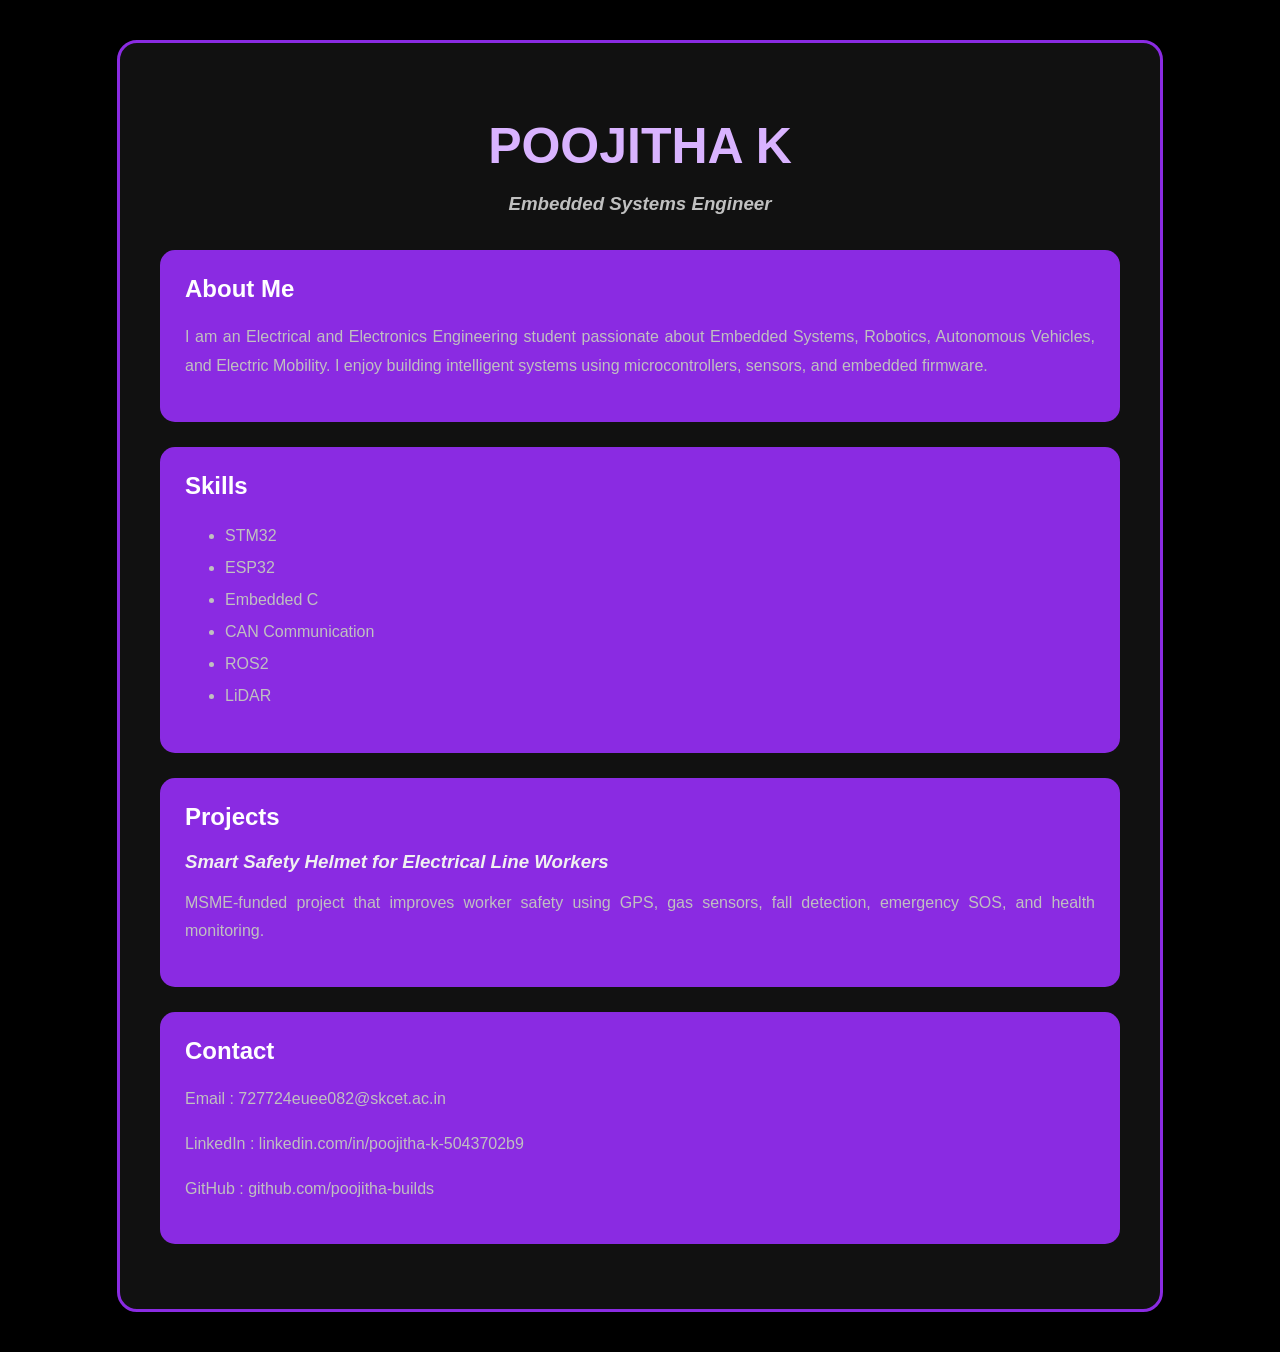
<file: index.html>
<!DOCTYPE html>
<html>
<head>
    <title>Poojitha Portfolio</title>
    <link rel="stylesheet" href="style.css">
</head>
<body>

<div class="main-box">

    <h1>POOJITHA K</h1>
    <h3>Embedded Systems Engineer</h3>

    <div class="card">
        <h2>About Me</h2>

        <p>
            I am an Electrical and Electronics Engineering student passionate
            about Embedded Systems, Robotics, Autonomous Vehicles, and Electric
            Mobility. I enjoy building intelligent systems using
            microcontrollers, sensors, and embedded firmware.
        </p>
    </div>

    <div class="card">
        <h2>Skills</h2>

        <ul>
            <li>STM32</li>
            <li>ESP32</li>
            <li>Embedded C</li>
            <li>CAN Communication</li>
            <li>ROS2</li>
            <li>LiDAR</li>
        </ul>
    </div>

    <div class="card">
        <h2>Projects</h2>

        <h3>Smart Safety Helmet for Electrical Line Workers</h3>

        <p>
            MSME-funded project that improves worker safety using GPS,
            gas sensors, fall detection, emergency SOS, and health monitoring.
        </p>
    </div>

    <div class="card">
        <h2>Contact</h2>

        <p>Email : 727724euee082@skcet.ac.in</p>
        <p>LinkedIn : linkedin.com/in/poojitha-k-5043702b9</p>
        <p>GitHub : github.com/poojitha-builds</p>
    </div>

</div>

</body>
</html>
</file>
<file: style.css>
body{
    margin:0;
    background:#000;
    font-family:Verdana,sans-serif;
    color:white;
}

/* Main Portfolio Box */

.main-box{
    width:75%;
    margin:40px auto;
    padding:40px;
    background:#111;
    border:3px solid #8A2BE2;
    border-radius:20px;
}

/* Name */

h1{
    text-align:center;
    color:#d9b3ff;
    font-size:50px;
    margin-bottom:8px;
}

/* Designation */

h3{
    text-align:center;
    color:silver;
    font-style:italic;
    margin-bottom:35px;
}

/* Section Cards */

.card{
    background:#8A2BE2;
    color:white;
    padding:25px;
    margin:25px 0;
    border-radius:15px;
}

/* Headings */

.card h2{
    color:white;
    margin-top:0;
}

.card h3{
    color:#f0f0f0;
    text-align:left;
    margin-bottom:15px;
}

/* Paragraph */

.card p{
    color:silver;
    line-height:1.8;
    text-align:justify;
}

/* Skills */

.card ul{
    color:silver;
    line-height:2;
}
</file>
